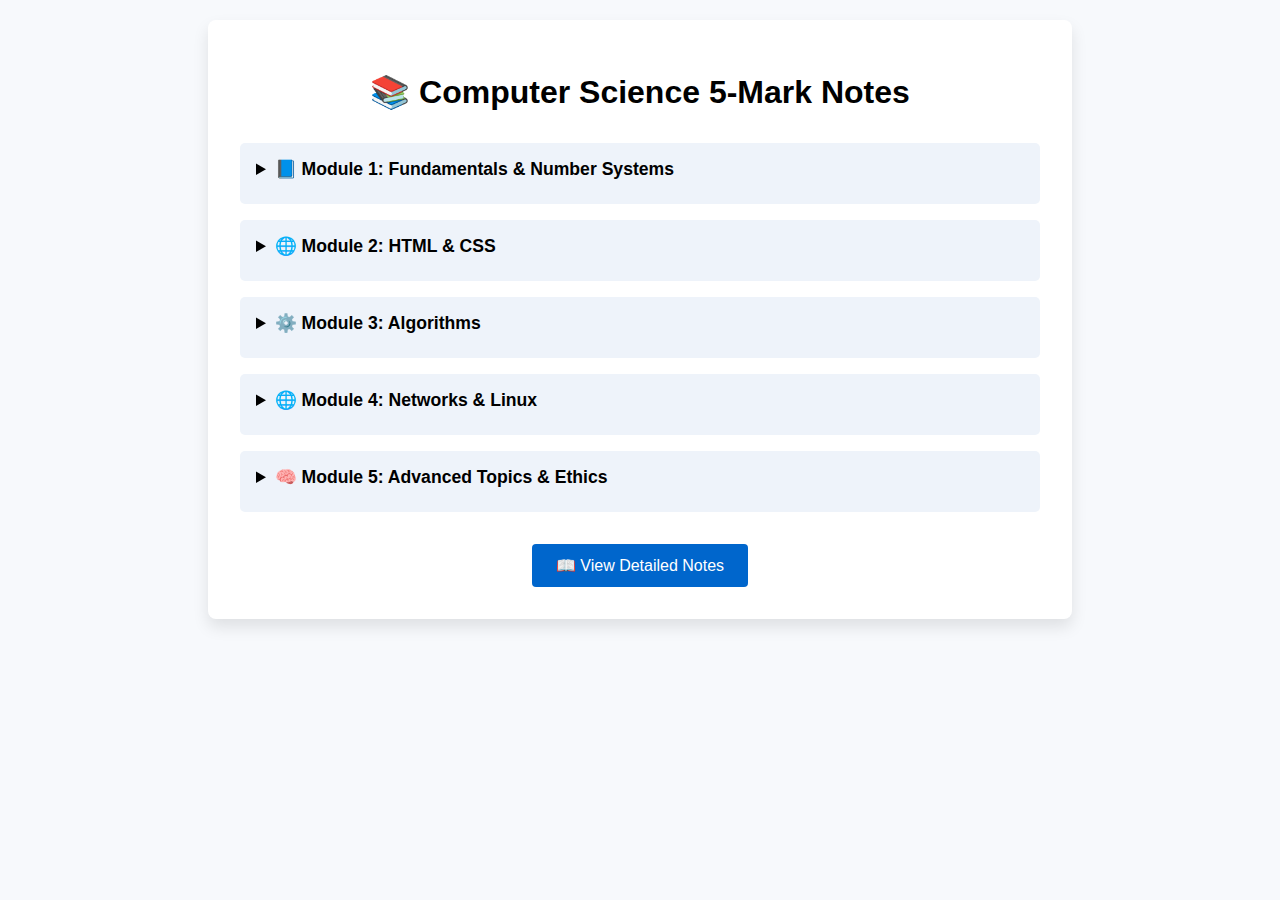
<file: index.html>
<!DOCTYPE html>
<html lang="en">
<head>
  <meta charset="UTF-8" />
  <meta name="viewport" content="width=device-width, initial-scale=1.0"/>
  <title>CS 5-Mark Notes</title>
  <link rel="stylesheet" href="style.css" />
</head>
<body>
  <div class="container">
    <h1>📚 Computer Science 5-Mark Notes</h1>

    <section>
      <details>
        <summary>📘 Module 1: Fundamentals & Number Systems</summary>
        <h3>1. Evolution of Computers</h3>
        <p>Five generations: vacuum tubes, transistors, ICs, microprocessors, AI/Quantum. Each improved size, speed, and functionality.</p>

        <h3>2. Binary Arithmetic</h3>
        <p>Binary addition, subtraction using 2’s complement, multiplication via shift & add.</p>

        <h3>3. RAM vs ROM vs HDD vs SSD</h3>
        <p>RAM (volatile), ROM (non-volatile), HDD (mechanical, large), SSD (faster, flash-based).</p>

        <h3>4. CPU Architecture</h3>
        <p>Includes ALU, CU, registers, buses. Controls and processes all instructions.</p>

        <h3>5. Primary vs Secondary Memory</h3>
        <p>Primary: fast, volatile (RAM). Secondary: slower, non-volatile (HDD/SSD).</p>
      </details>
    </section>

    <section>
      <details>
        <summary>🌐 Module 2: HTML & CSS</summary>
        <h3>1. HTML Structure</h3>
        <p>Includes &lt;html&gt;, &lt;head&gt;, &lt;body&gt;. Defines page content and metadata.</p>

        <h3>2. CSS Box Model</h3>
        <p>Consists of content, padding, border, margin. Affects layout and spacing.</p>

        <h3>3. Flexbox vs Grid</h3>
        <p>Flexbox: one dimension. Grid: two dimensions. Grid for complex layouts.</p>
      </details>
    </section>

    <section>
      <details>
        <summary>⚙️ Module 3: Algorithms</summary>
        <h3>1. Algorithm Characteristics</h3>
        <p>Finite, definite, input/output, effective, efficient.</p>

        <h3>2. Search Algorithms</h3>
        <p>Linear: simple, O(n). Binary: efficient, sorted only, O(log n).</p>

        <h3>3. Pseudocode: Palindrome</h3>
        <p>Compare original and reversed strings to check for palindrome.</p>

        <h3>4. Brute Force vs Divide & Conquer</h3>
        <p>Brute force: try all. D&C: split problem into parts. More efficient.</p>
      </details>
    </section>

    <section>
      <details>
        <summary>🌐 Module 4: Networks & Linux</summary>
        <h3>1. Topologies</h3>
        <p>Bus, Star, Mesh. Star is common; Mesh has redundancy.</p>

        <h3>2. IPv4 vs IPv6</h3>
        <p>IPv4: 32-bit, limited. IPv6: 128-bit, vast addresses.</p>

        <h3>3. Linux Commands</h3>
        <p>`ls`, `cp`, `rm`, `cd`, `mkdir`. For file and directory management.</p>
      </details>
    </section>

    <section>
      <details>
        <summary>🧠 Module 5: Advanced Topics & Ethics</summary>
        <h3>1. Cybersecurity</h3>
        <p>Threats: malware, phishing. Tools: antivirus, firewalls. Use 2FA.</p>

        <h3>2. AI Ethics</h3>
        <p>Issues: bias, fairness. Use audits, responsible AI practices.</p>

        <h3>3. Quantum Computing</h3>
        <p>Qubits use superposition. Useful in cryptography and AI.</p>

        <h3>4. Bioinformatics</h3>
        <p>Computing in biology. DNA analysis, drug discovery, genomics.</p>
      </details>
    </section>
    <footer>
        <a class="detailed-notes-link" href="detailed.html">📖 View Detailed Notes</a>
      </footer>
  </div>
</body>
</html>
</file>
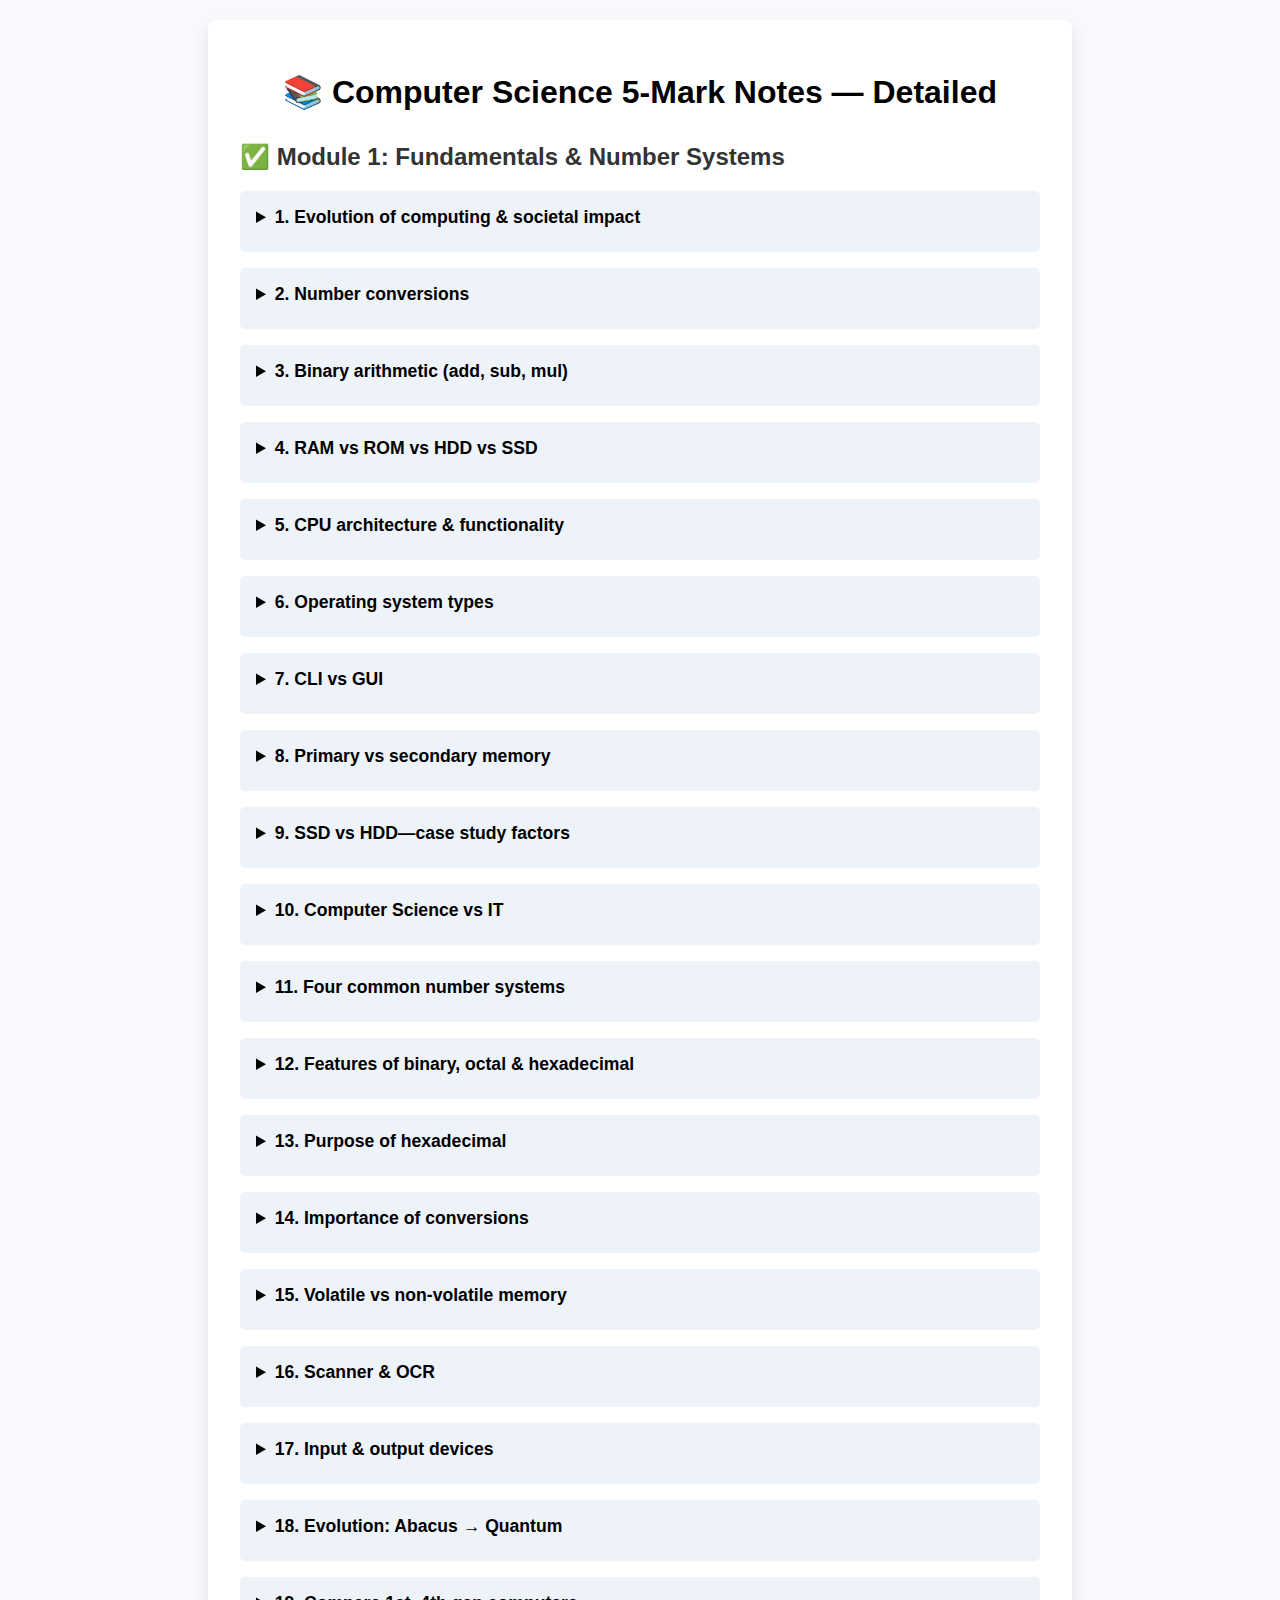
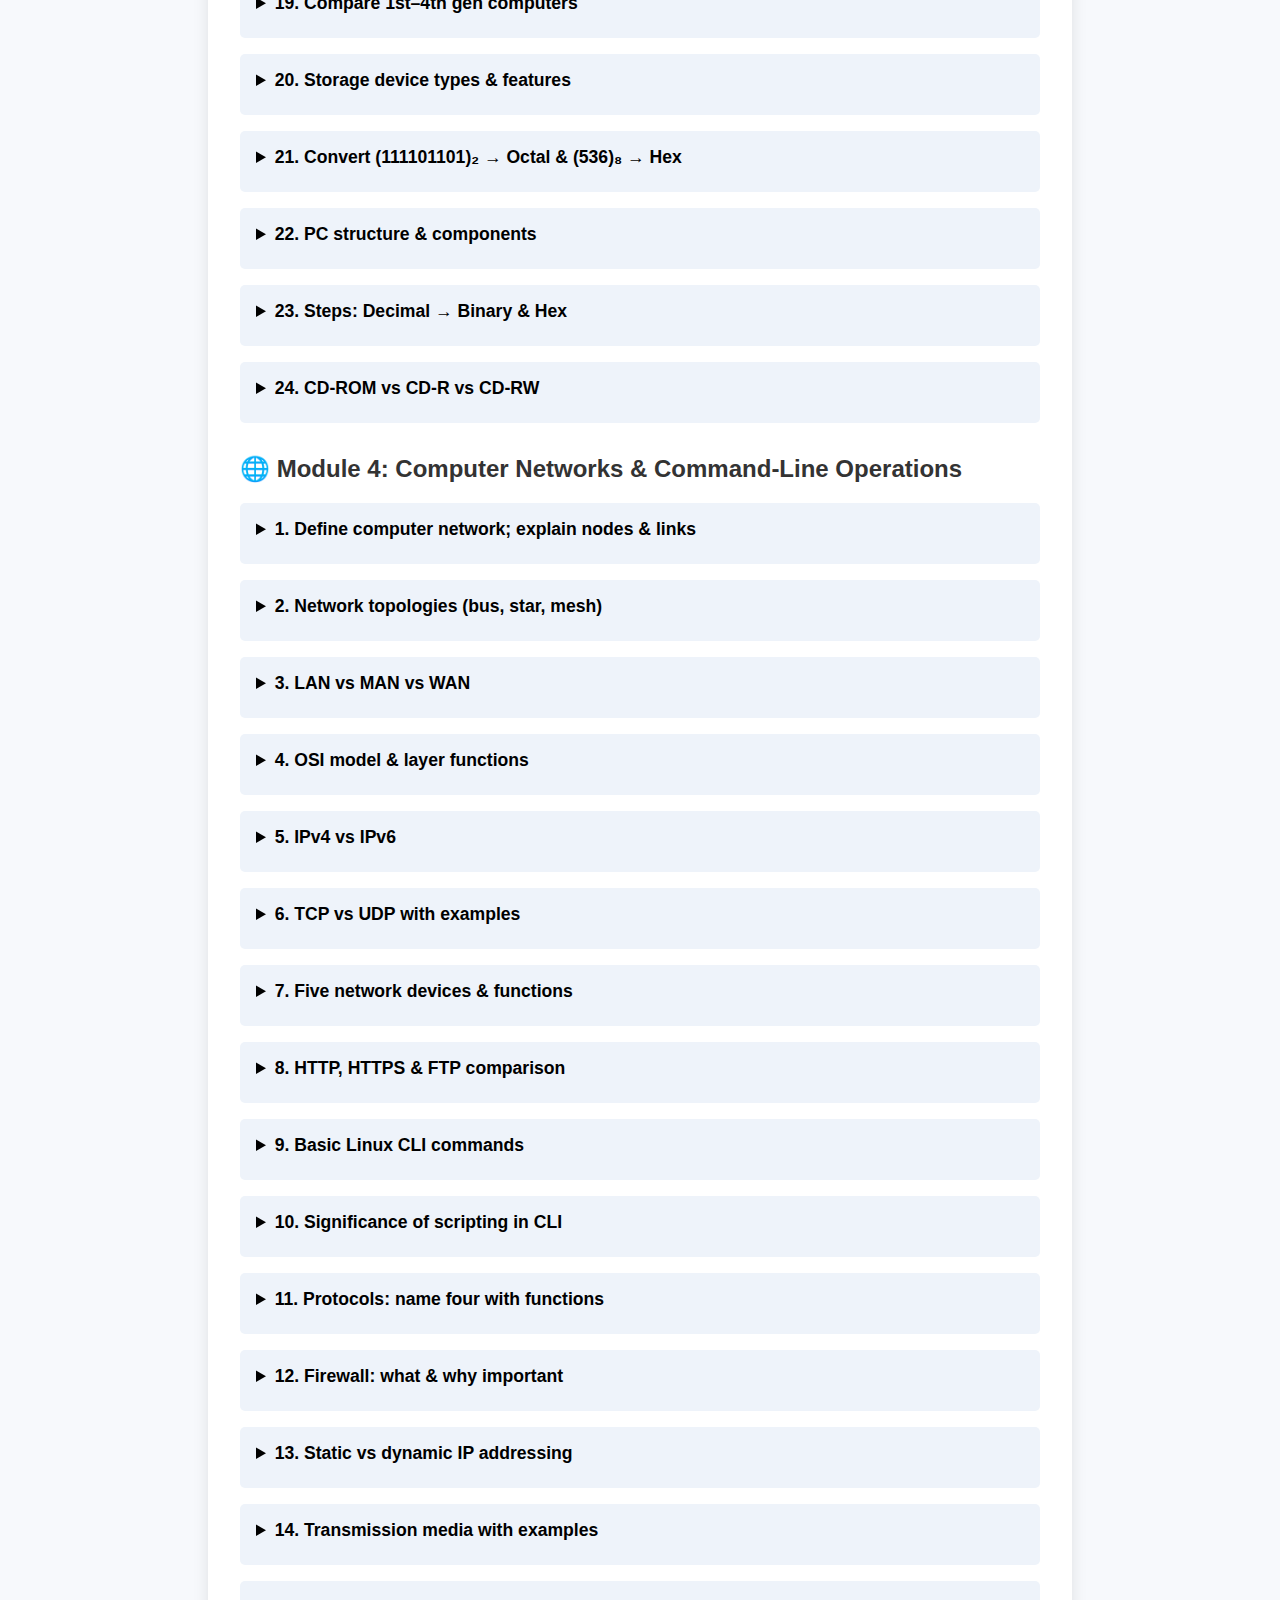
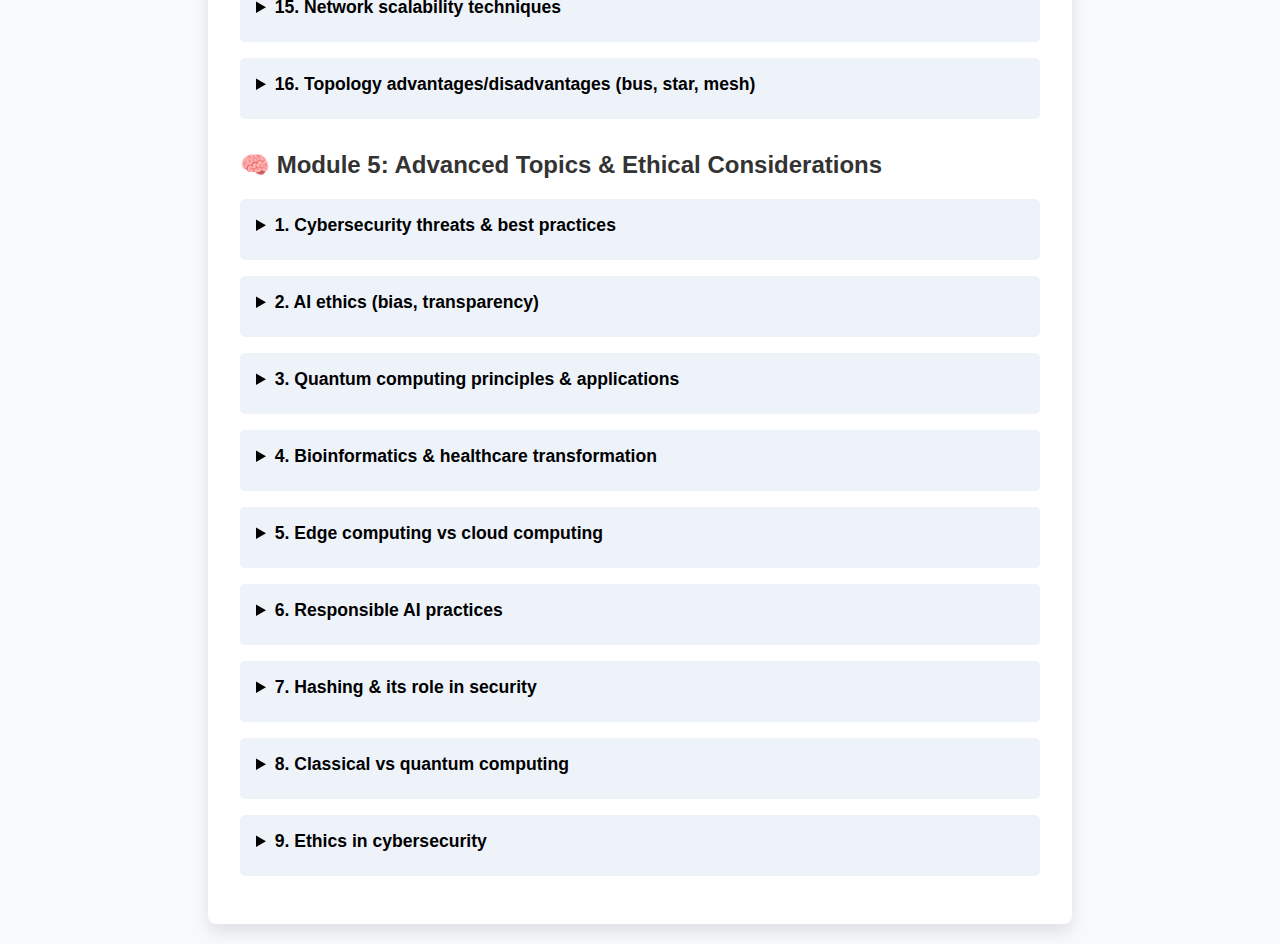
<file: detailed.html>
<!DOCTYPE html>
<html lang="en">
<head>
  <meta charset="UTF-8" />
  <meta name="viewport" content="width=device-width, initial-scale=1.0"/>
  <title>CS 5-Mark Notes — Detailed</title>
  <link rel="stylesheet" href="style.css" />
</head>
<body>
  <div class="container">
    <h1>📚 Computer Science 5-Mark Notes — Detailed</h1>

    <!-- MODULE 1 -->
    <section>
      <h2>✅ Module 1: Fundamentals & Number Systems</h2>

      <details>
        <summary>1. Evolution of computing & societal impact</summary>
        <p>
          <strong>1st Gen (1940–56):</strong> Vacuum tubes, magnetic drums, machine code only. Big, power-hungry. Examples: ENIAC, UNIVAC.<br>
          <strong>2nd Gen (1956–63):</strong> Transistors replaced tubes—smaller, reliable. Assembly language. IBM 1401 introduced business computing.<br>
          <strong>3rd Gen (1964–71):</strong> Integrated Circuits—multi-tasking OS, high-level languages. IBM 360 family popularized time-sharing.<br>
          <strong>4th Gen (1971–Present):</strong> Microprocessors on a chip. Personal computers, GUIs (e.g. Apple II, IBM PC).<br>
          <strong>5th Gen (Present & Beyond):</strong> AI & quantum computing—natural language processing, machine learning, qubits.
        </p>
      </details>

      <details>
        <summary>2. Number conversions</summary>
        <p><strong>a) Decimal 97 → Binary:</strong> 97÷2→48 r1, 48÷2→24 r0, … → 1100001</p>
        <p><strong>b) Binary 1101 → Decimal:</strong> 1×2³+1×2²+0×2¹+1×2⁰=8+4+0+1=13</p>
        <p><strong>c) Hex 3F → Binary:</strong> 3→0011, F→1111 → 00111111</p>
      </details>

      <details>
        <summary>3. Binary arithmetic (add, sub, mul)</summary>
        <p>
          <strong>Addition:</strong> 1011+0110=10001 (carry as in decimal)<br>
          <strong>Subtraction:</strong> Use 2’s complement (invert bits + add 1).<br>
          <strong>Multiplication:</strong> Shift-and-add method (like long multiplication).
        </p>
      </details>

      <details>
        <summary>4. RAM vs ROM vs HDD vs SSD</summary>
        <table>
          <tr><th>Type</th><th>Volatile?</th><th>Speed</th><th>Use</th><th>Cost/GB</th></tr>
          <tr><td>RAM</td><td>Yes</td><td>Very fast</td><td>Running apps</td><td>High</td></tr>
          <tr><td>ROM</td><td>No</td><td>Fast (read)</td><td>Firmware</td><td>Low</td></tr>
          <tr><td>HDD</td><td>No</td><td>Slow</td><td>Bulk storage</td><td>Low</td></tr>
          <tr><td>SSD</td><td>No</td><td>Very fast</td><td>OS & apps</td><td>Medium</td></tr>
        </table>
      </details>

      <details>
        <summary>5. CPU architecture & functionality</summary>
        <ul>
          <li><strong>Control Unit:</strong> Fetch–decode–execute cycle</li>
          <li><strong>ALU:</strong> Arithmetic & logic operations</li>
          <li><strong>Registers:</strong> Small fast storage (PC, IR, ACC)</li>
          <li><strong>Cache:</strong> L1/L2 for frequent data</li>
          <li><strong>Buses:</strong> Data, address, control lines</li>
        </ul>
      </details>

      <details>
        <summary>6. Operating system types</summary>
        <p>
          <strong>Batch OS:</strong> No user interaction (early IBM).<br>
          <strong>Time-sharing:</strong> Multiple users share CPU (UNIX).<br>
          <strong>Real-time:</strong> Guaranteed response (VxWorks).<br>
          <strong>Network OS:</strong> Manages network resources (Novell).<br>
          <strong>Mobile OS:</strong> Smartphones (Android, iOS).
        </p>
      </details>

      <details>
        <summary>7. CLI vs GUI</summary>
        <table>
          <tr><th>Feature</th><th>CLI</th><th>GUI</th></tr>
          <tr><td>Interface</td><td>Text commands</td><td>Windows/icons</td></tr>
          <tr><td>Learning curve</td><td>Steep</td><td>Gentle</td></tr>
          <tr><td>Speed</td><td>Fast (power users)</td><td>Slower</td></tr>
          <tr><td>Resources</td><td>Low</td><td>High</td></tr>
        </table>
      </details>

      <details>
        <summary>8. Primary vs secondary memory</summary>
        <table>
          <tr><th>Aspect</th><th>Primary</th><th>Secondary</th></tr>
          <tr><td>Volatility</td><td>Volatile</td><td>Non-volatile</td></tr>
          <tr><td>Speed</td><td>Fast</td><td>Slower</td></tr>
          <tr><td>Capacity</td><td>Low</td><td>High</td></tr>
          <tr><td>Access</td><td>Direct</td><td>Via I/O system</td></tr>
        </table>
      </details>

      <details>
        <summary>9. SSD vs HDD—case study factors</summary>
        <ul>
          <li><strong>Speed:</strong> SSD boots/apps faster</li>
          <li><strong>Durability:</strong> SSD no moving parts</li>
          <li><strong>Cost:</strong> HDD cheaper per GB</li>
          <li><strong>Power:</strong> SSD more efficient</li>
          <li><strong>Use:</strong> Media storage (HDD), OS/apps (SSD)</li>
        </ul>
      </details>

      <details>
        <summary>10. Computer Science vs IT</summary>
        <table>
          <tr><th>Aspect</th><th>Computer Science</th><th>Information Technology</th></tr>
          <tr><td>Focus</td><td>Algorithms, theory</td><td>Applications, infrastructure</td></tr>
          <tr><td>Role</td><td>Developer, researcher</td><td>Admin, support</td></tr>
          <tr><td>Nature</td><td>Scientific</td><td>Applied</td></tr>
        </table>
      </details>

      <details>
        <summary>11. Four common number systems</summary>
        <ul>
          <li><strong>Binary (base 2):</strong> 0–1</li>
          <li><strong>Octal (base 8):</strong> 0–7</li>
          <li><strong>Decimal (base 10):</strong> 0–9</li>
          <li><strong>Hexadecimal (base 16):</strong> 0–9, A–F</li>
        </ul>
      </details>

      <details>
        <summary>12. Features of binary, octal & hexadecimal</summary>
        <table>
          <tr><th>System</th><th>Base</th><th>Digits</th><th>Use</th></tr>
          <tr><td>Binary</td><td>2</td><td>0–1</td><td>Machine code</td></tr>
          <tr><td>Octal</td><td>8</td><td>0–7</td><td>Short binary</td></tr>
          <tr><td>Hex</td><td>16</td><td>0–9,A–F</td><td>Memory addresses</td></tr>
        </table>
      </details>

      <details>
        <summary>13. Purpose of hexadecimal</summary>
        <p>Compact binary representation, easy grouping (4 bits), memory addresses, color codes (#FF00FF).</p>
      </details>

      <details>
        <summary>14. Importance of conversions</summary>
        <p>Translating human-readable (decimal) to machine (binary/hex) is vital for addressing, debugging, bitwise ops.</p>
      </details>

      <details>
        <summary>15. Volatile vs non-volatile memory</summary>
        <ul>
          <li><strong>Volatile:</strong> RAM—data lost on power off.</li>
          <li><strong>Non-volatile:</strong> ROM/HDD/SSD—retains data.</li>
        </ul>
      </details>

      <details>
        <summary>16. Scanner & OCR</summary>
        <p><strong>Scanner:</strong> Digitizes paper to image.<br>
           <strong>OCR:</strong> Converts image text → editable text (used in archiving).</p>
      </details>

      <details>
        <summary>17. Input & output devices</summary>
        <ul>
          <li><strong>Input:</strong> Keyboard, mouse, microphone, scanner.</li>
          <li><strong>Output:</strong> Monitor, printer, speaker.</li>
          <li><strong>Hybrid:</strong> Touchscreen.</li>
        </ul>
      </details>

      <details>
        <summary>18. Evolution: Abacus → Quantum</summary>
        <p>Abacus → Mechanical calculators (Pascaline) → Vacuum tubes (ENIAC) → Transistors → ICs → Microprocessors → Smartphones → Quantum computers (qubits, superposition).</p>
      </details>

      <details>
        <summary>19. Compare 1st–4th gen computers</summary>
        <table>
          <tr><th>Gen</th><th>Tech</th><th>Size</th><th>Lang</th><th>Speed</th></tr>
          <tr><td>1st</td><td>Vacuum tubes</td><td>Huge</td><td>Machine</td><td>Slow</td></tr>
          <tr><td>2nd</td><td>Transistors</td><td>Large</td><td>Assembly</td><td>Faster</td></tr>
          <tr><td>3rd</td><td>ICs</td><td>Medium</td><td>High-lvl</td><td>Faster</td></tr>
          <tr><td>4th</td><td>Microprocessors</td><td>Small</td><td>High-lvl</td><td>Very fast</td></tr>
        </table>
      </details>

      <details>
        <summary>20. Storage device types & features</summary>
        <ul>
          <li><strong>Primary:</strong> RAM, Cache</li>
          <li><strong>Secondary:</strong> HDD, SSD</li>
          <li><strong>Optical:</strong> CD/DVD</li>
          <li><strong>Flash:</strong> Pen drives</li>
          <li><strong>Cloud:</strong> Remote, internet-based</li>
        </ul>
      </details>

      <details>
        <summary>21. Convert (111101101)₂ → Octal & (536)₈ → Hex</summary>
        <p><strong>Binary to Octal:</strong> Group by 3: 111 101 101 → 7 5 5 → 755₈</p>
        <p><strong>Octal to Decimal:</strong> 5×8²+3×8+6=350 → Hex: 350÷16=21 r14 (E) → 15E₁₆</p>
      </details>

      <details>
        <summary>22. PC structure & components</summary>
        <ul>
          <li>Motherboard (bus, sockets)</li>
          <li>CPU (ALU, CU, registers)</li>
          <li>RAM, Cache</li>
          <li>Storage (HDD/SSD)</li>
          <li>PSU, GPU, peripherals</li>
        </ul>
      </details>

      <details>
        <summary>23. Steps: Decimal → Binary & Hex</summary>
        <p>
          <strong>To binary:</strong> Repeated divide by 2, write remainders reverse.<br>
          <strong>To hex:</strong> Repeated divide by 16, map remainders 10–15→A–F.
        </p>
      </details>

      <details>
        <summary>24. CD-ROM vs CD-R vs CD-RW</summary>
        <table>
          <tr><th>Type</th><th>Writable?</th><th>Use</th></tr>
          <tr><td>CD-ROM</td><td>No</td><td>Software/media distribution</td></tr>
          <tr><td>CD-R</td><td>Once</td><td>Archiving, backups</td></tr>
          <tr><td>CD-RW</td><td>Rewritable</td><td>Reusable storage</td></tr>
        </table>
      </details>
    </section>

    <!-- MODULE 2 & 3 here (unchanged) -->

    <!-- MODULE 4 -->
    <section>
      <h2>🌐 Module 4: Computer Networks & Command-Line Operations</h2>

      <details>
        <summary>1. Define computer network; explain nodes & links</summary>
        <p>
          A <strong>computer network</strong> interconnects devices (nodes) via physical or wireless links.
          <ul>
            <li><strong>Nodes:</strong> PCs, servers, printers.</li>
            <li><strong>Links:</strong> Ethernet cables, fiber optics, Wi-Fi.</li>
            <li>Data travels in packets—switches forward within LAN, routers between networks.</li>
          </ul>
        </p>
      </details>

      <details>
        <summary>2. Network topologies (bus, star, mesh)</summary>
        <table>
          <tr><th>Topology</th><th>Sketch</th><th>Pros</th><th>Cons</th></tr>
          <tr><td>Bus</td><td>———</td><td>Low cost</td><td>Collisions, single point failure</td></tr>
          <tr><td>Star</td><td>•—■—•</td><td>Easy management</td><td>Hub failure</td></tr>
          <tr><td>Mesh</td><td>All↔All</td><td>High reliability</td><td>Complex, costly</td></tr>
        </table>
      </details>

      <details>
        <summary>3. LAN vs MAN vs WAN</summary>
        <table>
          <tr><th>Type</th><th>Area</th><th>Speed</th><th>Example</th></tr>
          <tr><td>LAN</td><td>Building</td><td>1 Gbps+</td><td>Office Wi-Fi</td></tr>
          <tr><td>MAN</td><td>City</td><td>10 Mbps–10 Gbps</td><td>Campus network</td></tr>
          <tr><td>WAN</td><td>Global</td><td>1 Mbps–100 Gbps</td><td>Internet</td></tr>
        </table>
      </details>

      <details>
        <summary>4. OSI model & layer functions</summary>
        <table>
          <tr><th>Layer</th><th>Name</th><th>Function</th></tr>
          <tr><td>7</td><td>Application</td><td>User apps (HTTP, FTP)</td></tr>
          <tr><td>6</td><td>Presentation</td><td>Encryption/compression</td></tr>
          <tr><td>5</td><td>Session</td><td>Connection mgmt</td></tr>
          <tr><td>4</td><td>Transport</td><td>TCP/UDP—reliability</td></tr>
          <tr><td>3</td><td>Network</td><td>IP routing</td></tr>
          <tr><td>2</td><td>Data Link</td><td>MAC addressing, frames</td></tr>
          <tr><td>1</td><td>Physical</td><td>Cables, signals</td></tr>
        </table>
      </details>

      <details>
        <summary>5. IPv4 vs IPv6</summary>
        <table>
          <tr><th>Aspect</th><th>IPv4</th><th>IPv6</th></tr>
          <tr><td>Address</td><td>32-bit (4.3 B)</td><td>128-bit (3.4×10¹⁸)</td></tr>
          <tr><td>Config</td><td>DHCP/static</td><td>Stateless autoconfig</td></tr>
          <tr><td>Security</td><td>Optional IPsec</td><td>Mandatory IPsec</td></tr>
        </table>
      </details>

      <details>
        <summary>6. TCP vs UDP with examples</summary>
        <ul>
          <li><strong>TCP:</strong> Connection-oriented, reliable (web, email).</li>
          <li><strong>UDP:</strong> Connectionless, low overhead (streaming, DNS).</li>
        </ul>
      </details>

      <details>
        <summary>7. Five network devices & functions</summary>
        <ul>
          <li><strong>Hub:</strong> Broadcasts to all ports (Layer 1).</li>
          <li><strong>Switch:</strong> Forwards by MAC (Layer 2).</li>
          <li><strong>Router:</strong> Routes by IP (Layer 3).</li>
          <li><strong>Bridge:</strong> Connects LAN segments (Layer 2).</li>
          <li><strong>Gateway:</strong> Protocol translation.</li>
        </ul>
      </details>

      <details>
        <summary>8. HTTP, HTTPS & FTP comparison</summary>
        <table>
          <tr><th>Protocol</th><th>Port</th><th>Security</th><th>Use</th></tr>
          <tr><td>HTTP</td><td>80</td><td>None</td><td>Web pages</td></tr>
          <tr><td>HTTPS</td><td>443</td><td>TLS/SSL</td><td>Secure web</td></tr>
          <tr><td>FTP</td><td>20/21</td><td>Plain</td><td>File transfer</td></tr>
        </table>
      </details>

      <details>
        <summary>9. Basic Linux CLI commands</summary>
        <table>
          <tr><th>Task</th><th>Command</th></tr>
          <tr><td>List files</td><td><code>ls -l</code></td></tr>
          <tr><td>Create dir</td><td><code>mkdir folder</code></td></tr>
          <tr><td>Change dir</td><td><code>cd /path</code></td></tr>
          <tr><td>Copy file</td><td><code>cp src dest</code></td></tr>
          <tr><td>Remove file</td><td><code>rm file</code></td></tr>
        </table>
      </details>

      <details>
        <summary>10. Significance of scripting in CLI</summary>
        <ul>
          <li>Automates repetitive tasks</li>
          <li>Combines commands with logic</li>
          <li>Ensures reproducibility</li>
          <li>Essential for DevOps/admin</li>
        </ul>
      </details>

      <details>
        <summary>11. Protocols: name four with functions</summary>
        <ul>
          <li><code>HTTP</code>: Web traffic</li>
          <li><code>FTP</code>: File transfers</li>
          <li><code>SMTP</code>: Email sending</li>
          <li><code>DNS</code>: Name resolution</li>
        </ul>
      </details>

      <details>
        <summary>12. Firewall: what & why important</summary>
        <p>A firewall filters network traffic per security rules—blocks unauthorized access, prevents attacks.</p>
      </details>

      <details>
        <summary>13. Static vs dynamic IP addressing</summary>
        <ul>
          <li><strong>Static:</strong> Manually assigned—fixed, used by servers.</li>
          <li><strong>Dynamic:</strong> Assigned by DHCP—flexible for clients.</li>
        </ul>
      </details>

      <details>
        <summary>14. Transmission media with examples</summary>
        <ul>
          <li>Twisted pair (Ethernet)</li>
          <li>Coaxial (cable TV)</li>
          <li>Fiber optic (backbone links)</li>
          <li>Wireless (Wi-Fi, microwave)</li>
        </ul>
      </details>

      <details>
        <summary>15. Network scalability techniques</summary>
        <ul>
          <li>Hierarchical design (core/distribution/access)</li>
          <li>Subnetting</li>
          <li>Load balancing</li>
          <li>Modular expansion</li>
        </ul>
      </details>

      <details>
        <summary>16. Topology advantages/disadvantages (bus, star, mesh)</summary>
        <ul>
          <li><strong>Bus:</strong> Low cost; collision-prone.</li>
          <li><strong>Star:</strong> Easy fault isolate; hub failure.</li>
          <li><strong>Mesh:</strong> Redundant; expensive.</li>
        </ul>
      </details>
    </section>

    <!-- MODULE 5 -->
    <section>
      <h2>🧠 Module 5: Advanced Topics & Ethical Considerations</h2>

      <details>
        <summary>1. Cybersecurity threats & best practices</summary>
        <ul>
          <li><strong>Malware:</strong> Viruses, trojans, ransomware.</li>
          <li><strong>Phishing:</strong> Social-engineering attacks.</li>
          <li><strong>DoS/DDoS:</strong> Flooding services.</li>
          <li><strong>MITM:</strong> Eavesdropping/altering traffic.</li>
          <li><strong>SQL injection:</strong> DB compromise.</li>
        </ul>
        <p><strong>Defenses:</strong> Firewalls, antivirus, encryption, MFA, patching, user training.</p>
      </details>

      <details>
        <summary>2. AI ethics (bias, transparency)</summary>
        <p>
          <strong>Bias:</strong> Training data may reflect social prejudices—leads to unfair outcomes.<br>
          <strong>Transparency:</strong> “Black-box” models lack explainability—hard to audit decisions.<br>
          <strong>Solutions:</strong> Diverse datasets, explainable AI, ethical guidelines, regular audits.
        </p>
      </details>

      <details>
        <summary>3. Quantum computing principles & applications</summary>
        <ul>
          <li><strong>Qubits:</strong> Superposition of 0 & 1.</li>
          <li><strong>Entanglement:</strong> Correlated qubits.</li>
          <li><strong>Quantum gates:</strong> Operations on qubits.</li>
        </ul>
        <p><strong>Applications:</strong> Cryptography (Shor’s algorithm), optimization (Grover’s), molecular simulation, quantum ML.</p>
      </details>

      <details>
        <summary>4. Bioinformatics & healthcare transformation</summary>
        <p>
          Combines biology, CS, statistics to analyze biological data:<br>
          • Genomic sequencing for disease markers.<br>
          • Personalized medicine via patient genomics.<br>
          • Drug discovery simulations.<br>
          • Epidemiology & outbreak tracking.
        </p>
      </details>

      <details>
        <summary>5. Edge computing vs cloud computing</summary>
        <table>
          <tr><th>Aspect</th><th>Cloud</th><th>Edge</th></tr>
          <tr><td>Location</td><td>Remote data centers</td><td>Local devices/gateways</td></tr>
          <tr><td>Latency</td><td>Higher</td><td>Low</td></tr>
          <tr><td>Bandwidth</td><td>Heavy network use</td><td>Saves bandwidth</td></tr>
          <tr><td>Use cases</td><td>Big data, backups</td><td>IoT, AR/VR, autonomous cars</td></tr>
        </table>
      </details>

      <details>
        <summary>6. Responsible AI practices</summary>
        <ul>
          <li>Fairness: no discrimination.</li>
          <li>Accountability: clear ownership of decisions.</li>
          <li>Transparency: explainable models.</li>
          <li>Privacy: data protection.</li>
          <li>Robustness: secure against attacks.</li>
        </ul>
      </details>

      <details>
        <summary>7. Hashing & its role in security</summary>
        <p>
          <strong>Hashing:</strong> Maps data → fixed-size digest.<br>
          Properties: deterministic, irreversible, collision-resistant.<br>
          Uses: password storage, integrity checks, digital signatures.
        </p>
      </details>

      <details>
        <summary>8. Classical vs quantum computing</summary>
        <table>
          <tr><th>Feature</th><th>Classical</th><th>Quantum</th></tr>
          <tr><td>Unit</td><td>Bit (0/1)</td><td>Qubit (0&1)</td></tr>
          <tr><td>Speed</td><td>Transistor-limited</td><td>Potential exponential</td></tr>
          <tr><td>App</td><td>General-purpose</td><td>Cryptography, simulation</td></tr>
        </table>
      </details>

      <details>
        <summary>9. Ethics in cybersecurity</summary>
        <p>
          Ensures privacy, data protection, responsible disclosure, legal compliance, and user trust.
        </p>
      </details>
    </section>
  </div>
</body>
</html>
</file>
<file: style.css>
body {
    font-family: "Segoe UI", sans-serif;
    background: #f7f9fc;
    margin: 0;
    padding: 20px;
  }
  
  .container {
    max-width: 800px;
    margin: auto;
    background: white;
    padding: 2rem;
    border-radius: 8px;
    box-shadow: 0 8px 16px rgba(0,0,0,0.1);
  }
  
  h1 {
    text-align: center;
    margin-bottom: 2rem;
  }
  
  h2 {
    margin-top: 2rem;
    color: #333;
  }
  
  details {
    background: #eef3fa;
    padding: 1rem;
    border-radius: 5px;
    margin-bottom: 1rem;
    cursor: pointer;
  }
  
  details summary {
    font-weight: bold;
    font-size: 1.1rem;
    margin-bottom: 0.5rem;
  }
  
  details[open] summary {
    color: #0066cc;
  }
  
  /* NEW: Detailed Notes link styling */
  footer {
    text-align: center;
    margin-top: 2rem;
  }
  
  .detailed-notes-link {
    display: inline-block;
    padding: 0.75rem 1.5rem;
    background: #0066cc;
    color: white;
    text-decoration: none;
    border-radius: 4px;
    font-size: 1rem;
  }
  
  .detailed-notes-link:hover {
    background: #004999;
  }
</file>
